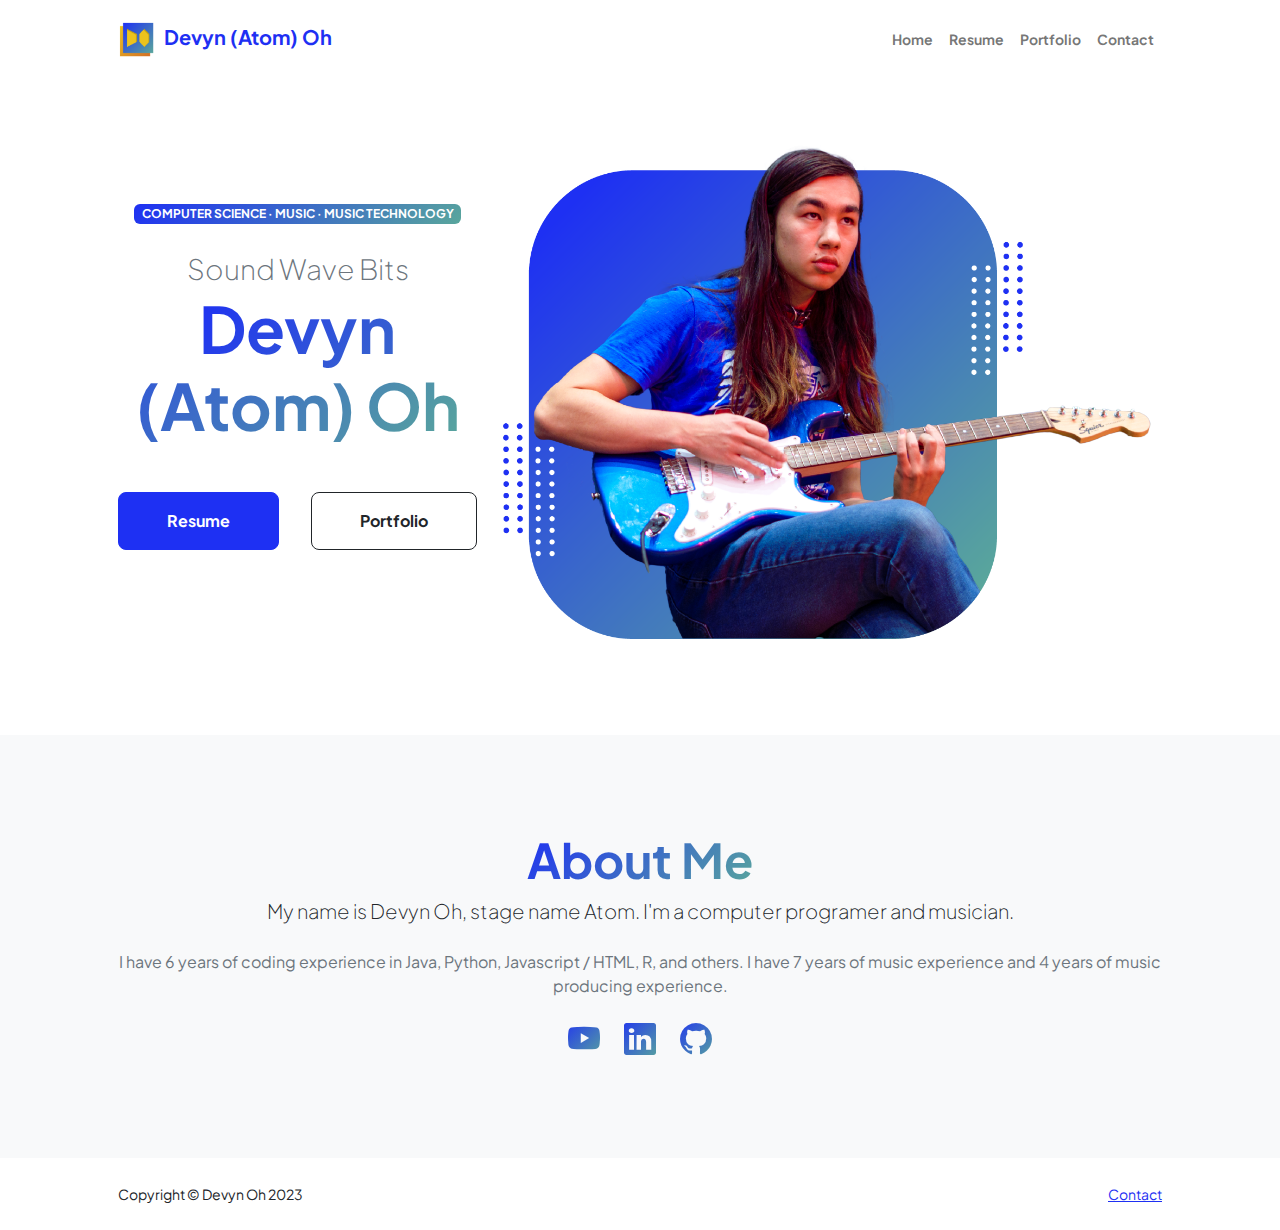
<file: public/index.html>
<!DOCTYPE html>
<html lang="en">
    <head>
        <meta charset="utf-8" />
        <meta name="viewport" content="width=device-width, initial-scale=1, shrink-to-fit=no" />
        <meta name="description" content="" />
        <meta name="author" content="" />
        <title>Devyn (Atom) Oh - Resume and Portfolio</title>
        <!-- Favicon-->
        <link rel="apple-touch-icon" sizes="57x57" href="assets/favicons/apple-icon-57x57.png">
        <link rel="apple-touch-icon" sizes="60x60" href="assets/favicons/apple-icon-60x60.png">
        <link rel="apple-touch-icon" sizes="72x72" href="assets/favicons/apple-icon-72x72.png">
        <link rel="apple-touch-icon" sizes="76x76" href="assets/favicons/apple-icon-76x76.png">
        <link rel="apple-touch-icon" sizes="114x114" href="assets/favicons/apple-icon-114x114.png">
        <link rel="apple-touch-icon" sizes="120x120" href="assets/favicons/apple-icon-120x120.png">
        <link rel="apple-touch-icon" sizes="144x144" href="assets/favicons/apple-icon-144x144.png">
        <link rel="apple-touch-icon" sizes="152x152" href="assets/favicons/apple-icon-152x152.png">
        <link rel="apple-touch-icon" sizes="180x180" href="assets/favicons/apple-icon-180x180.png">
        <link rel="icon" type="image/png" sizes="192x192"  href="assets/favicons/android-icon-192x192.png">
        <link rel="icon" type="image/png" sizes="32x32" href="assets/favicons/favicon-32x32.png">
        <link rel="icon" type="image/png" sizes="96x96" href="assets/favicons/favicon-96x96.png">
        <link rel="icon" type="image/png" sizes="16x16" href="assets/favicons/favicon-16x16.png">
        <link rel="manifest" href="assets/favicons/manifest.json">
        <meta name="msapplication-TileColor" content="#ffffff">
        <meta name="msapplication-TileImage" content="assets/favicons/ms-icon-144x144.png">
        <meta name="theme-color" content="#ffffff">
        <link rel="shortcut icon" href="assets/favicon.ico" type="image/x-icon" />
        <!-- Custom Google font-->
        <link rel="preconnect" href="https://fonts.googleapis.com" />
        <link rel="preconnect" href="https://fonts.gstatic.com" crossorigin />
        <link href="https://fonts.googleapis.com/css2?family=Plus+Jakarta+Sans:wght@100;200;300;400;500;600;700;800;900&amp;display=swap" rel="stylesheet" />
        <!-- Bootstrap icons-->
        <link href="https://cdn.jsdelivr.net/npm/bootstrap-icons@1.8.1/font/bootstrap-icons.css" rel="stylesheet" />
        <!-- Core theme CSS (includes Bootstrap)-->
        <link href="css/styles.css" rel="stylesheet" />
    </head>
    <body class="d-flex flex-column h-100">
        <main class="flex-shrink-0">
            <!-- Navigation-->
            <nav class="navbar navbar-expand-lg navbar-light bg-white py-3">
                <div class="container px-5">
                    <a class="navbar-brand" href="./">
                        <img class="DoLogo" src="assets/DoLogo.png"> 
                        <span class="fw-bolder text-primary">Devyn (Atom) Oh</span>
                    </a>
                    <button class="navbar-toggler" type="button" data-bs-toggle="collapse" data-bs-target="#navbarSupportedContent" aria-controls="navbarSupportedContent" aria-expanded="false" aria-label="Toggle navigation"><span class="navbar-toggler-icon"></span></button>
                    <div class="collapse navbar-collapse" id="navbarSupportedContent">
                        <ul class="navbar-nav ms-auto mb-2 mb-lg-0 small fw-bolder">
                            <li class="nav-item"><a class="nav-link" href="./">Home</a></li>
                            <li class="nav-item"><a class="nav-link" href="resume">Resume</a></li>
                            <li class="nav-item"><a class="nav-link" href="portfolio">Portfolio</a></li>
                            <li class="nav-item"><a class="nav-link" href="contact">Contact</a></li>
                        </ul>
                    </div>
                </div>
            </nav>
            <!-- Header-->
            <header class="py-5">
                <div class="container px-5 pb-5">
                    <div class="home-banner">
                        <div class="col-xxl-5">
                            <!-- Header text content-->
                            <div class="text-center text-xxl-start">
                                <div class="badge bg-gradient-primary-to-secondary text-white mb-4"><div class="text-uppercase">Computer Science &middot; Music &middot; Music Technology</div></div>
                                <div class="fs-3 fw-light text-muted">Sound Wave Bits</div>
                                <h1 class="display-3 fw-bolder mb-5"><span class="text-gradient d-inline">Devyn <br>(Atom) Oh</span></h1>
                                <div class="d-grid gap-3 d-sm-flex justify-content-sm-center justify-content-xxl-start mb-3">
                                    <a class="btn btn-primary btn-lg px-5 py-3 me-sm-3 fs-6 fw-bolder" href="resume">Resume</a>
                                    <a class="btn btn-outline-dark btn-lg px-5 py-3 fs-6 fw-bolder" href="portfolio">Portfolio</a>
                                </div>
                            </div>
                        </div>
                        <div class="profile-img-container">
                            <img class="profile-img pi-big" src="assets/AtomGuitar.png" alt="AtomGuitar" />
                            <img class="profile-img pi-centered" src="assets/AtomGuitarCentered.png" alt="AtomGuitar" />
                        </div>
                    </div>
                </div>
            </header>
            <!-- About Section-->
            <section class="bg-light py-5">
                <div class="container px-5">
                    <div class="row gx-5 justify-content-center">
                        <div class="col-xxl-8">
                            <div class="text-center my-5">
                                <h2 class="display-5 fw-bolder"><span class="text-gradient d-inline">About Me</span></h2>
                                <p class="lead fw-light mb-4">My name is Devyn Oh, stage name Atom. I'm a computer programer and musician. </p>
                                <p class="text-muted">I have 6 years of coding experience in Java, Python, Javascript / HTML, R, and others. I have 7 years of music experience and 4 years of music producing experience.</p>
                                <div class="d-flex justify-content-center fs-2 gap-4">
                                    <a class="text-gradient" href="https://www.youtube.com/@soundwavebits" target="_blank" rel="noopener noreferrer"><i class="bi bi-youtube"></i></a>
                                    <a class="text-gradient" href="https://www.linkedin.com/in/devyn-oh-136335265/" target="_blank" rel="noopener noreferrer"><i class="bi bi-linkedin"></i></a>
                                    <a class="text-gradient" href="https://github.com/MC-Atom" target="_blank" rel="noopener noreferrer"><i class="bi bi-github"></i></a>
                                </div>
                            </div>
                        </div>
                    </div>
                </div>
            </section>
        </main>
        <!-- Footer-->
        <footer class="bg-white py-4 mt-auto">
            <div class="container px-5">
                <div class="row align-items-center justify-content-between flex-column flex-sm-row">
                    <div class="col-auto"><div class="small m-0">Copyright &copy; Devyn Oh 2023</div></div>
                    <div class="col-auto">
                        <!--
                        <a class="small" href="#!">Privacy</a>
                        <span class="mx-1">&middot;</span>
                        <a class="small" href="#!">Terms</a>
                        
                        <span class="mx-1">&middot;</span>
                        -->
                        <a class="small" href="contact">Contact</a>
                    </div>
                </div>
            </div>
        </footer>
        <!-- Bootstrap core JS-->
        <script src="https://cdn.jsdelivr.net/npm/bootstrap@5.2.3/dist/js/bootstrap.bundle.min.js"></script>
        <!-- Core theme JS-->
        <script src="js/scripts.js"></script>
    </body>
</html>
</file>
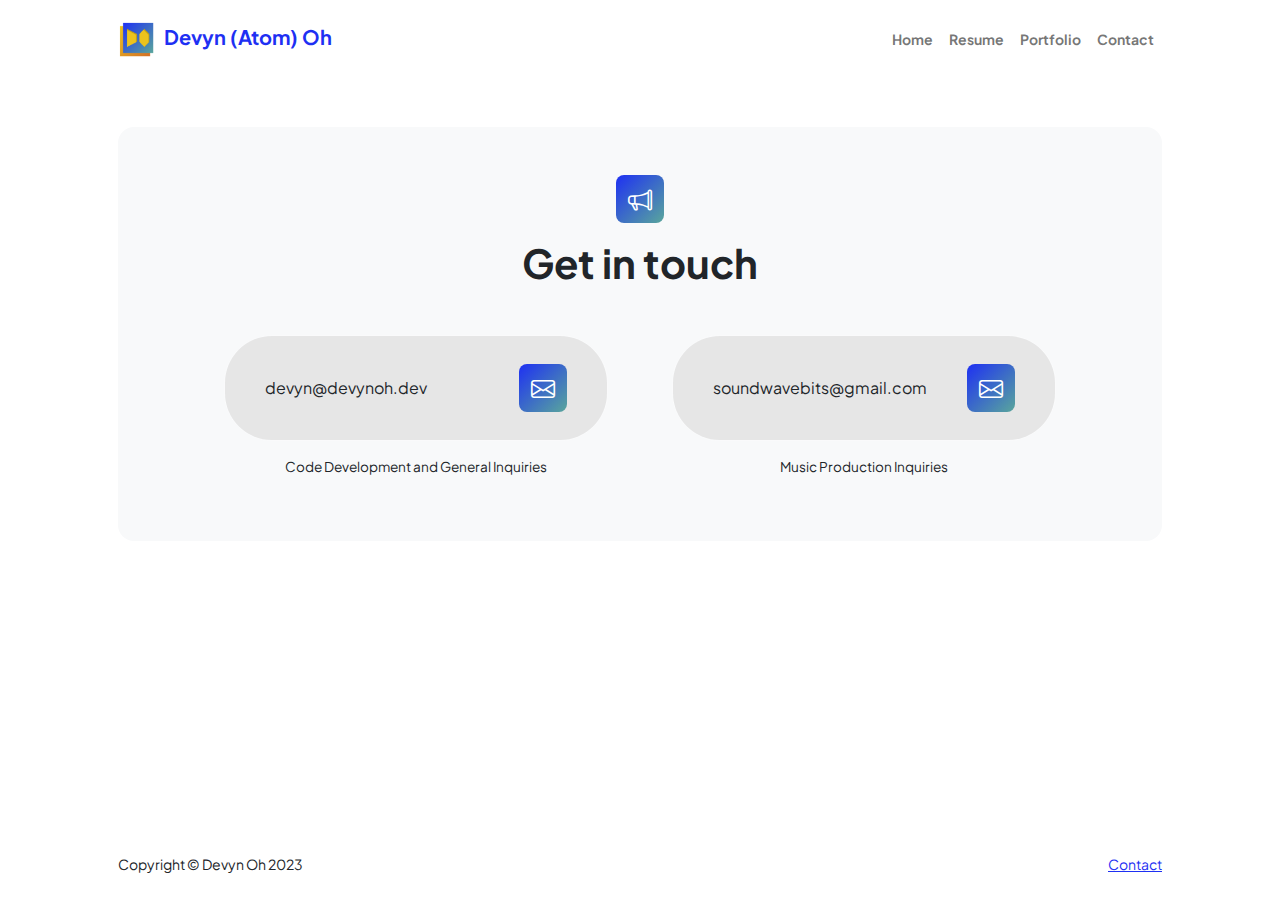
<file: public/contact/index.html>
<!DOCTYPE html>
<html lang="en">
    <head>
        <meta charset="utf-8" />
        <meta name="viewport" content="width=device-width, initial-scale=1, shrink-to-fit=no" />
        <meta name="description" content />
        <meta name="author" content />
        <title>Devyn (Atom) Oh - Contact</title>
        <!-- Favicon-->
        <link rel="icon" type="image/x-icon" href="../assets/favicon.ico" />
        <!-- Custom Google font-->
        <link rel="preconnect" href="https://fonts.googleapis.com" />
        <link rel="preconnect" href="https://fonts.gstatic.com" crossorigin />
        <link href="https://fonts.googleapis.com/css2?family=Plus+Jakarta+Sans:wght@100;200;300;400;500;600;700;800;900&amp;display=swap" rel="stylesheet" />
        <!-- Bootstrap icons-->
        <link href="https://cdn.jsdelivr.net/npm/bootstrap-icons@1.8.1/font/bootstrap-icons.css" rel="stylesheet" />
        <!-- Core theme CSS (includes Bootstrap)-->
        <link href="../css/styles.css" rel="stylesheet" />
    </head>
    <body class="d-flex flex-column">
        <main class="flex-shrink-0">
            <!-- Navigation-->
            <nav class="navbar navbar-expand-lg navbar-light bg-white py-3">
                <div class="container px-5">
                    <a class="navbar-brand" href="../">
                        <img class="DoLogo" src="../assets/DoLogo.png"> 
                        <span class="fw-bolder text-primary">Devyn (Atom) Oh</span>
                    </a>
                    <button class="navbar-toggler" type="button" data-bs-toggle="collapse" data-bs-target="#navbarSupportedContent" aria-controls="navbarSupportedContent" aria-expanded="false" aria-label="Toggle navigation"><span class="navbar-toggler-icon"></span></button>
                    <div class="collapse navbar-collapse" id="navbarSupportedContent">
                        <ul class="navbar-nav ms-auto mb-2 mb-lg-0 small fw-bolder">
                            <li class="nav-item"><a class="nav-link" href="../">Home</a></li>
                            <li class="nav-item"><a class="nav-link" href="../resume">Resume</a></li>
                            <li class="nav-item"><a class="nav-link" href="../portfolio">Portfolio</a></li>
                            <li class="nav-item"><a class="nav-link" href="../contact">Contact</a></li>
                        </ul>
                    </div>
                </div>
            </nav>
            <!-- Page content-->
            <section class="py-5">
                <div class="container px-5">
                    <!-- Contact form-->
                    <div class="bg-light rounded-4 py-5 px-4 px-md-5">
                        <div class="text-center mb-5">
                            <div class="feature bg-primary bg-gradient-primary-to-secondary text-white rounded-3 mb-3"><i class="bi bi-megaphone"></i></div>
                            <h1 class="fw-bolder">Get in touch</h1>
                            <p class="lead fw-normal text-muted mb-0"></p>
                        </div>
                        <div class="iLikeBubbles">
                            
                            <!--Contact Bubble 1-->
                            <div id="container01" class="contactBubble">
                                <div class="contactBubbleWrapper">
                                    <div class="contactBubbleInner">
                                        <div class="BubbleText">devyn@devynoh.dev</div>
                                        <div class="BubbleIcon">
                                            <a href="mailto:devyn@devynoh.dev" aria-label="YouTube">
                                                <div class="feature bg-primary bg-gradient-primary-to-secondary text-white rounded-3 "><i class="bi bi-envelope"></i></div>
                                            </a>
                                        </div>
                                    </div>
                                </div>
                                <div class="contactAboutText">
                                    Code Development and General Inquiries
                                </div>
                            </div>
                            
                            
                            <!--Contact Bubble 2-->
                            <div id="container01" class="contactBubble">
                                <div class="contactBubbleWrapper">
                                    <div class="contactBubbleInner">
                                        <div class="BubbleText">soundwavebits@gmail.com</div>
                                        <div class="BubbleIcon">
                                            <a href="mailto:soundwavebits@gmail.com" aria-label="YouTube">
                                                <div class="feature bg-primary bg-gradient-primary-to-secondary text-white rounded-3 "><i class="bi bi-envelope"></i></div>
                                            </a>
                                        </div>
                                    </div>
                                </div>
                                <div class="contactAboutText">
                                    Music Production Inquiries
                                </div>
                            </div>

                        </div>
                    </div>
                </div>
            </section>
        </main>
        <!-- Footer-->
        <footer class="bg-white py-4 mt-auto">
            <div class="container px-5">
                <div class="row align-items-center justify-content-between flex-column flex-sm-row">
                    <div class="col-auto"><div class="small m-0">Copyright &copy; Devyn Oh 2023</div></div>
                    <div class="col-auto">
                        <a class="small" href="../contact">Contact</a>
                    </div>
                </div>
            </div>
        </footer>
        <!-- Bootstrap core JS-->
        <script src="https://cdn.jsdelivr.net/npm/bootstrap@5.2.3/dist/js/bootstrap.bundle.min.js"></script>
        <!-- Core theme JS-->
        <script type=”module” src="js/scripts.js"></script>
        <script type=”module” src=”js/db.js”></script>
       
    </body>
</html>

<!DOCTYPE html>
<html lang="en">
</file>
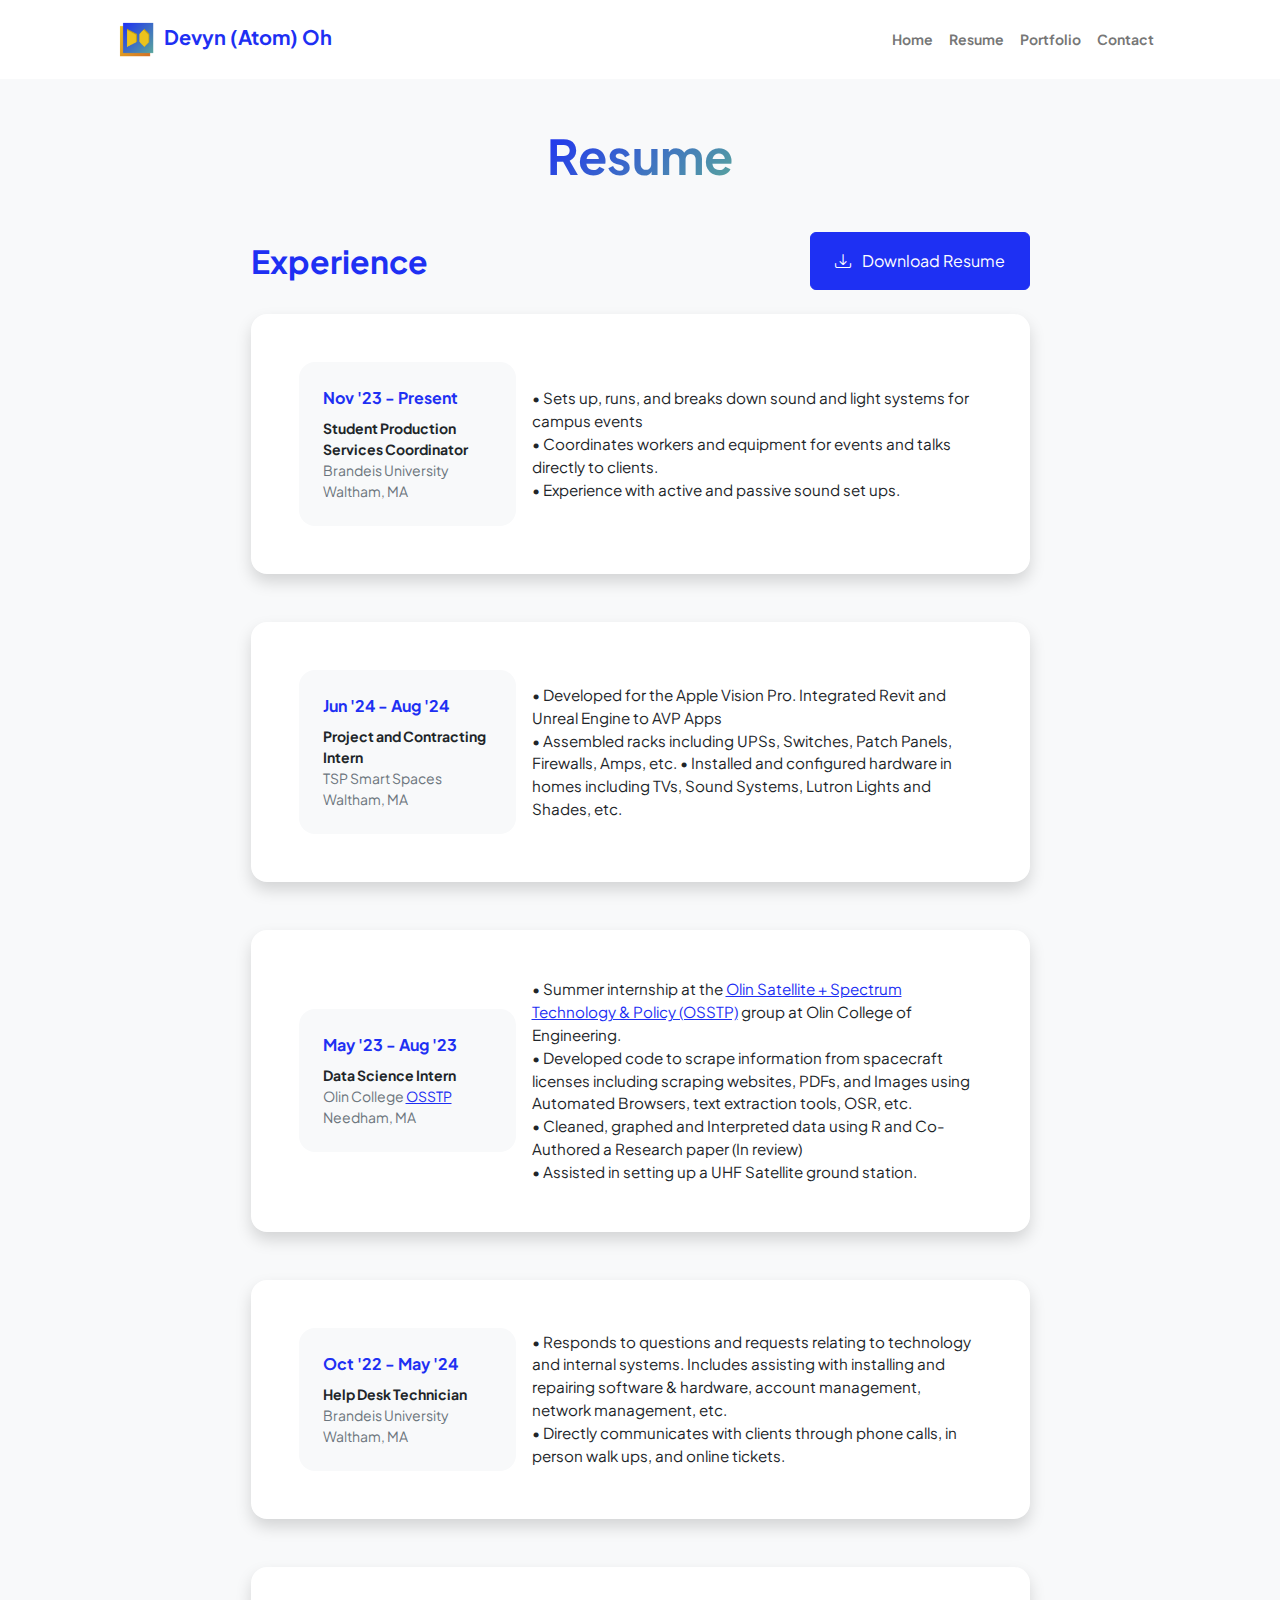
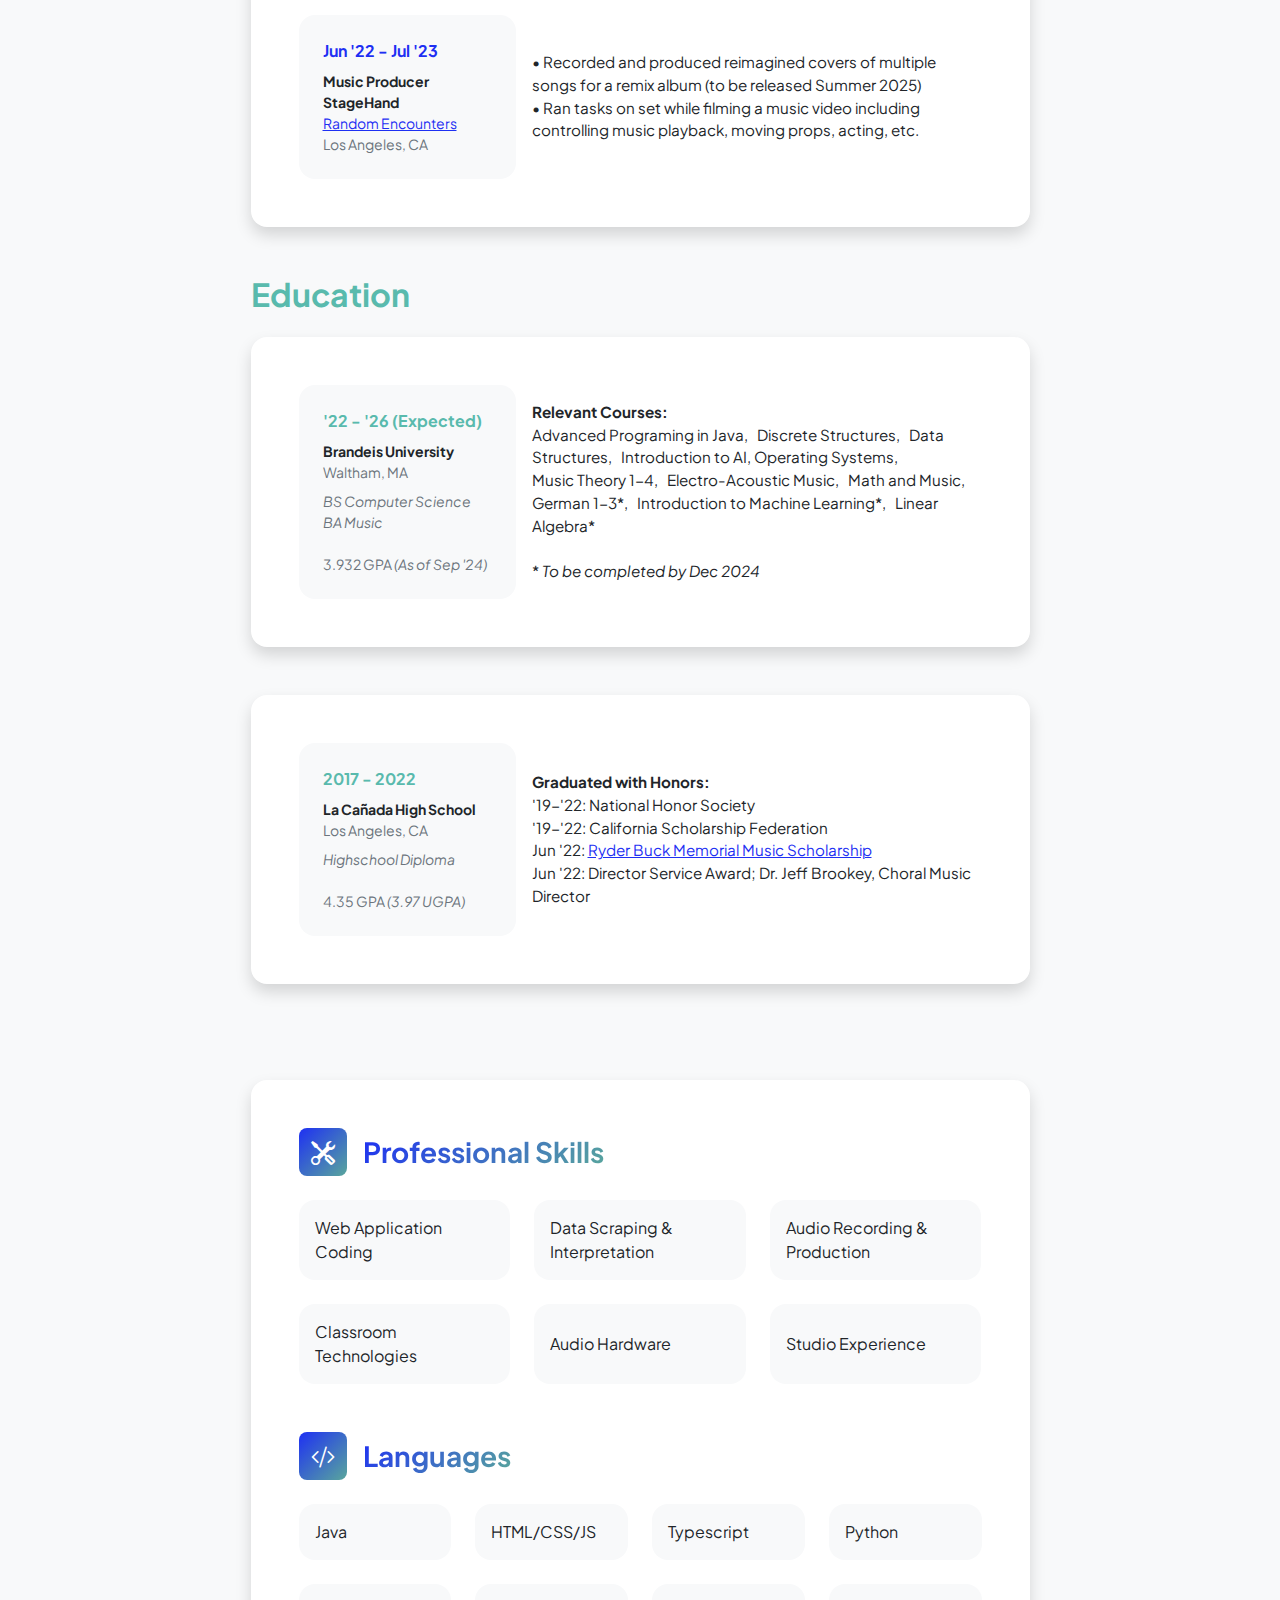
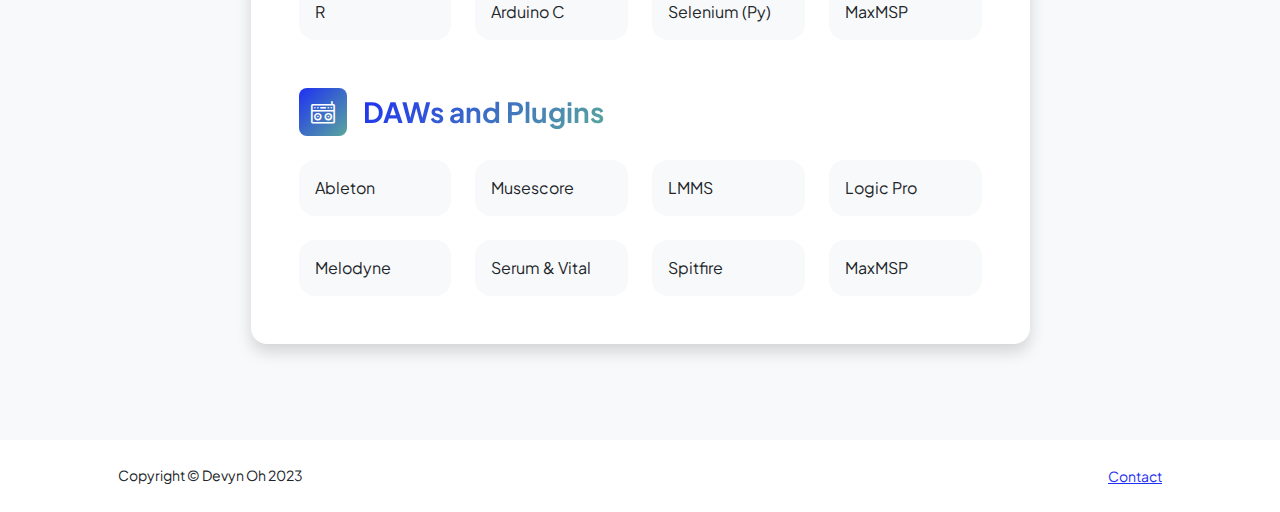
<file: public/resumeOld.html>
<!DOCTYPE html>
<html lang="en">
    <head>
        <meta charset="utf-8" />
        <meta name="viewport" content="width=device-width, initial-scale=1, shrink-to-fit=no" />
        <meta name="description" content="" />
        <meta name="author" content="" />
        <title>Devyn (Atom) Oh - Resume</title>
        <!-- Favicon-->
        <link rel="icon" type="image/x-icon" href="assets/favicon.ico" />
        <!-- Custom Google font-->
        <link rel="preconnect" href="https://fonts.googleapis.com" />
        <link rel="preconnect" href="https://fonts.gstatic.com" crossorigin />
        <link href="https://fonts.googleapis.com/css2?family=Plus+Jakarta+Sans:wght@100;200;300;400;500;600;700;800;900&amp;display=swap" rel="stylesheet" />
        <!-- Bootstrap icons-->
        <link href="https://cdn.jsdelivr.net/npm/bootstrap-icons@1.8.1/font/bootstrap-icons.css" rel="stylesheet" />
        <!-- Core theme CSS (includes Bootstrap)-->
        <link href="css/styles.css" rel="stylesheet" />
    </head>
    <body class="d-flex flex-column h-100 bg-light">
        <main class="flex-shrink-0">
            <!-- Navigation-->
            <nav class="navbar navbar-expand-lg navbar-light bg-white py-3">
                <div class="container px-5">
                    <a class="navbar-brand" href="./">
                        <img class="DoLogo" src="assets/DoLogo.png"> 
                        <span class="fw-bolder text-primary">Devyn (Atom) Oh</span>
                    </a>
                    <button class="navbar-toggler" type="button" data-bs-toggle="collapse" data-bs-target="#navbarSupportedContent" aria-controls="navbarSupportedContent" aria-expanded="false" aria-label="Toggle navigation"><span class="navbar-toggler-icon"></span></button>
                    <div class="collapse navbar-collapse" id="navbarSupportedContent">
                        <ul class="navbar-nav ms-auto mb-2 mb-lg-0 small fw-bolder">
                            <li class="nav-item"><a class="nav-link" href="./">Home</a></li>
                            <li class="nav-item"><a class="nav-link" href="resume.html">Resume</a></li>
                            <li class="nav-item"><a class="nav-link" href="portfolio.html">Portfolio</a></li>
                            <li class="nav-item"><a class="nav-link" href="contact.html">Contact</a></li>
                        </ul>
                    </div>
                </div>
            </nav>
            <!-- Page Content-->
            <div class="container px-5 my-5">
                <div class="text-center mb-5">
                    <h1 class="display-5 fw-bolder mb-0"><span class="text-gradient d-inline">Resume</span></h1>
                </div>
                <div class="row gx-5 justify-content-center">
                    <div class="col-lg-11 col-xl-9 col-xxl-8">
                        <!-- Experience Section-->
                        <section>
                            <div class="d-flex align-items-center justify-content-between mb-4">
                                <h2 class="text-primary fw-bolder mb-0">Experience</h2>
                                <!-- Download resume button-->
                                <!-- Note: Set the link href target to a PDF file within your project-->
                                <a class="btn btn-primary px-4 py-3" href="./assets/DevynOhResume.pdf" download>
                                    <div class="d-inline-block bi bi-download me-2"></div>
                                    Download Resume
                                </a>
                            </div>
                            <!-- Experience Card 0-->
                            <div class="card shadow border-0 rounded-4 mb-5">
                                <div class="card-body p-5">
                                    <div class="row align-items-center gx-5">
                                        <div class="col text-center text-lg-start mb-4 mb-lg-0">
                                            <div class="bg-light p-4 rounded-4">
                                                <div class="text-primary fw-bolder mb-2">Nov '23 - Present</div>
                                                <div class="small fw-bolder">Student Production Services Coordinator</div>
                                                <div class="small text-muted">Brandeis University</div>
                                                <div class="small text-muted">Waltham, MA</div>
                                            </div>
                                        </div>
                                        <div class="col-lg-8"><div>• Sets up, runs, and breaks down sound and light systems for campus events <br>
                                            • Coordinates workers and equipment for events and talks directly to clients.<br> 
                                            • Experience with active and passive sound set ups.
                                            </div></div>
                                    </div>
                                </div>
                            </div>
                            <!-- Experience Card 1-->
                            <div class="card shadow border-0 rounded-4 mb-5">
                                <div class="card-body p-5">
                                    <div class="row align-items-center gx-5">
                                        <div class="col text-center text-lg-start mb-4 mb-lg-0">
                                            <div class="bg-light p-4 rounded-4">
                                                <div class="text-primary fw-bolder mb-2">Jun '24 - Aug '24</div>
                                                <div class="small fw-bolder">Project and Contracting Intern</div>
                                                <div class="small text-muted">TSP Smart Spaces</div>
                                                <div class="small text-muted">Waltham, MA</div>
                                            </div>
                                        </div>
                                        <div class="col-lg-8"><div>• Developed for the Apple Vision Pro. Integrated Revit and Unreal Engine to AVP Apps <br> 
                                            • Assembled racks including UPSs, Switches, Patch Panels,  Firewalls, Amps, etc.
                                            • Installed and configured hardware in homes including TVs, Sound Systems, Lutron Lights and Shades, etc.
                                            </div></div>
                                    </div>
                                </div>
                            </div>
                            <!-- Experience Card 2-->
                            <div class="card shadow border-0 rounded-4 mb-5">
                                <div class="card-body p-5">
                                    <div class="row align-items-center gx-5">
                                        <div class="col text-center text-lg-start mb-4 mb-lg-0">
                                            <div class="bg-light p-4 rounded-4">
                                                <div class="text-primary fw-bolder mb-2">May '23 - Aug '23</div>
                                                <div class="small fw-bolder">Data Science Intern</div>
                                                <div class="small text-muted">Olin College <a href="https://www.osstp.org/">OSSTP</a></div>
                                                <div class="small text-muted">Needham, MA</div>
                                            </div>
                                        </div>
                                        <div class="col-lg-8"><div>• Summer internship at the <a href="https://www.osstp.org/">Olin Satellite + Spectrum Technology & Policy (OSSTP)</a> group at Olin College of Engineering. <br> 
                                            • Developed code to scrape information from spacecraft licenses including scraping websites, PDFs, and Images using Automated Browsers, text extraction tools, OSR, etc.<br> 
                                            • Cleaned, graphed and Interpreted data using R and Co-Authored a Research paper  (In review) <br> 
                                            • Assisted in setting up a UHF Satellite ground station.
                                            </div></div>
                                    </div>
                                </div>
                            </div>
                            <!-- Experience Card 1-->
                            <div class="card shadow border-0 rounded-4 mb-5">
                                <div class="card-body p-5">
                                    <div class="row align-items-center gx-5">
                                        <div class="col text-center text-lg-start mb-4 mb-lg-0">
                                            <div class="bg-light p-4 rounded-4">
                                                <div class="text-primary fw-bolder mb-2">Oct '22 - May '24</div>
                                                <div class="small fw-bolder">Help Desk Technician</div>
                                                <div class="small text-muted">Brandeis University</div>
                                                <div class="small text-muted">Waltham, MA</div>
                                            </div>
                                        </div>
                                        <div class="col-lg-8"><div>• Responds to questions and requests relating to technology and internal systems. Includes assisting with installing and repairing software & hardware, account management, network management, etc. <br> 
                                            • Directly communicates with clients through phone calls, in person walk ups, and online tickets.
                                            </div></div>
                                    </div>
                                </div>
                            </div>
                            <!-- Experience Card 3-->
                            <div class="card shadow border-0 rounded-4 mb-5">
                                <div class="card-body p-5">
                                    <div class="row align-items-center gx-5">
                                        <div class="col text-center text-lg-start mb-4 mb-lg-0">
                                            <div class="bg-light p-4 rounded-4">
                                                <div class="text-primary fw-bolder mb-2">Jun '22 - Jul '23</div>
                                                <div class="small fw-bolder">Music Producer <br>StageHand</div>
                                                <div class="small text-muted"><a href="https://www.youtube.com/@randomencounters/">Random Encounters</a></div>
                                                <div class="small text-muted">Los Angeles, CA</div>
                                            </div>
                                        </div>
                                        <div class="col-lg-8"><div>• Recorded and produced reimagined covers of multiple songs for a remix album (to be released Summer 2025) <br>
                                            • Ran tasks on set while filming a music video including controlling music playback, moving props, acting, etc.                                            
                                            </div></div>
                                    </div>
                                </div>
                            </div>
                        </section>
                        <!-- Education Section-->
                        <section>
                            <h2 class="text-secondary fw-bolder mb-4">Education</h2>
                            <!-- Education Card 1-->
                            <div class="card shadow border-0 rounded-4 mb-5">
                                <div class="card-body p-5">
                                    <div class="row align-items-center gx-5">
                                        <div class="col text-center text-lg-start mb-4 mb-lg-0">
                                            <div class="bg-light p-4 rounded-4">
                                                <div class="text-secondary fw-bolder mb-2">'22 - '26 (Expected)</div>
                                                <div class="mb-2">
                                                    <div class="small fw-bolder">Brandeis University</div>
                                                    <div class="small text-muted">Waltham, MA</div>
                                                </div>
                                                <div class="fst-italic">
                                                    <div class="small text-muted">BS Computer Science</div>
                                                    <div class="small text-muted">BA Music</div>
                                                </div>
                                                <div class="small text-muted"><br>3.932 GPA <i>(As of Sep '24)</i></div>
                                            </div>
                                        </div>
                                        <div class="col-lg-8"><div><b>Relevant Courses:  </b><br>Advanced Programing in Java, &nbsp; Discrete Structures, &nbsp; Data Structures, &nbsp; Introduction to AI, Operating Systems,<br>
                                            Music Theory 1-4, &nbsp; Electro-Acoustic Music, &nbsp; Math and Music, &nbsp; <br> German 1-3*, &nbsp; Introduction to Machine Learning*, &nbsp; Linear Algebra*
                                            <br><br>* <i>To be completed by Dec 2024</i></div></div>
                                    </div>
                                </div>
                            </div>
                            <!-- Education Card 2-->
                            <div class="card shadow border-0 rounded-4 mb-5">
                                <div class="card-body p-5">
                                    <div class="row align-items-center gx-5">
                                        <div class="col text-center text-lg-start mb-4 mb-lg-0">
                                            <div class="bg-light p-4 rounded-4">
                                                <div class="text-secondary fw-bolder mb-2">2017 - 2022</div>
                                                <div class="mb-2">
                                                    <div class="small fw-bolder">La Cañada High School</div>
                                                    <div class="small text-muted">Los Angeles, CA</div>
                                                </div>
                                                <div class="fst-italic">
                                                    <div class="small text-muted">Highschool Diploma</div>
                                                </div>
                                                <div class="small text-muted"><br> 4.35 GPA <i>(3.97 UGPA)</i></div>
                                            </div>
                                        </div>
                                        <div class="col-lg-8"><div><b>Graduated with Honors:</b><br>
                                            '19-'22: National Honor Society  <br>
                                            '19-'22: California Scholarship Federation  <br>
                                            Jun '22: <a href="https://www.ryderbuckmusic.com/"> Ryder Buck Memorial Music Scholarship</a><br>
                                            Jun '22: Director Service Award; Dr. Jeff Brookey, Choral Music Director 
                                        </div></div>
                                    </div>
                                </div>
                            </div>
                        </section>
                        <!-- Divider-->
                        <div class="pb-5"></div>
                        <!-- Skills Section-->
                        <section>
                            <!-- Skillset Card-->
                            <div class="card shadow border-0 rounded-4 mb-5">
                                <div class="card-body p-5">
                                    <!-- Professional skills list-->
                                    <div class="mb-5">
                                        <div class="d-flex align-items-center mb-4">
                                            <div class="feature bg-primary bg-gradient-primary-to-secondary text-white rounded-3 me-3"><i class="bi bi-tools"></i></div>
                                            <h3 class="fw-bolder mb-0"><span class="text-gradient d-inline">Professional Skills</span></h3>
                                        </div>
                                        <div class="row row-cols-1 row-cols-md-3 mb-4">
                                            <div class="col mb-4 mb-md-0"><div class="d-flex align-items-center bg-light rounded-4 p-3 h-100">Web Application Coding</div></div>
                                            <div class="col mb-4 mb-md-0"><div class="d-flex align-items-center bg-light rounded-4 p-3 h-100">Data Scraping & Interpretation</div></div>
                                            <div class="col"><div class="d-flex align-items-center bg-light rounded-4 p-3 h-100">Audio Recording & Production</div></div>
                                        </div>
                                        <div class="row row-cols-1 row-cols-md-3">
                                            <div class="col mb-4 mb-md-0"><div class="d-flex align-items-center bg-light rounded-4 p-3 h-100">Classroom Technologies</div></div>
                                            <div class="col mb-4 mb-md-0"><div class="d-flex align-items-center bg-light rounded-4 p-3 h-100">Audio Hardware</div></div>
                                            <div class="col"><div class="d-flex align-items-center bg-light rounded-4 p-3 h-100">Studio Experience</div></div>
                                        </div>
                                    </div>
                                    <!-- Languages list-->
                                    <div class="mb-5">
                                        <div class="d-flex align-items-center mb-4">
                                            <div class="feature bg-primary bg-gradient-primary-to-secondary text-white rounded-3 me-3"><i class="bi bi-code-slash"></i></div>
                                            <h3 class="fw-bolder mb-0"><span class="text-gradient d-inline">Languages</span></h3>
                                        </div>
                                        <div class="row row-cols-1 row-cols-md-4 mb-4">
                                            <div class="col mb-4 mb-md-0"><div class="d-flex align-items-center bg-light rounded-4 p-3 h-100">Java</div></div>
                                            <div class="col mb-4 mb-md-0"><div class="d-flex align-items-center bg-light rounded-4 p-3 h-100">HTML/CSS/JS</div></div>
                                            <div class="col mb-4 mb-md-0"><div class="d-flex align-items-center bg-light rounded-4 p-3 h-100">Typescript</div></div>
                                            <div class="col"><div class="d-flex align-items-center bg-light rounded-4 p-3 h-100">Python</div></div>
                                        </div>
                                        <div class="row row-cols-1 row-cols-md-4">
                                            <div class="col mb-4 mb-md-0"><div class="d-flex align-items-center bg-light rounded-4 p-3 h-100">R</div></div>
                                            <div class="col mb-4 mb-md-0"><div class="d-flex align-items-center bg-light rounded-4 p-3 h-100">Arduino C</div></div>
                                            <div class="col mb-4 mb-md-0"><div class="d-flex align-items-center bg-light rounded-4 p-3 h-100">Selenium (Py)</div></div>
                                            <div class="col"><div class="d-flex align-items-center bg-light rounded-4 p-3 h-100">MaxMSP</div></div>
                                        </div>
                                    </div>
                                    <!-- DAWS list-->
                                    <div class="mb-0">
                                        <div class="d-flex align-items-center mb-4">
                                            <div class="feature bg-primary bg-gradient-primary-to-secondary text-white rounded-3 me-3"><i class="bi bi-boombox"></i></div>
                                            <h3 class="fw-bolder mb-0"><span class="text-gradient d-inline">DAWs and Plugins</span></h3>
                                        </div>
                                        <div class="row row-cols-1 row-cols-md-4 mb-4">
                                            <div class="col mb-4 mb-md-0"><div class="d-flex align-items-center bg-light rounded-4 p-3 h-100">Ableton</div></div>
                                            <div class="col mb-4 mb-md-0"><div class="d-flex align-items-center bg-light rounded-4 p-3 h-100">Musescore</div></div>
                                            <div class="col mb-4 mb-md-0"><div class="d-flex align-items-center bg-light rounded-4 p-3 h-100">LMMS</div></div>
                                            <div class="col"><div class="d-flex align-items-center bg-light rounded-4 p-3 h-100">Logic Pro</div></div>
                                        </div>
                                        <div class="row row-cols-1 row-cols-md-4">
                                            <div class="col mb-4 mb-md-0"><div class="d-flex align-items-center bg-light rounded-4 p-3 h-100">Melodyne</div></div>
                                            <div class="col mb-4 mb-md-0"><div class="d-flex align-items-center bg-light rounded-4 p-3 h-100">Serum & Vital</div></div>
                                            <div class="col mb-4 mb-md-0"><div class="d-flex align-items-center bg-light rounded-4 p-3 h-100">Spitfire</div></div>
                                            <div class="col"><div class="d-flex align-items-center bg-light rounded-4 p-3 h-100">MaxMSP</div></div>
                                        </div>
                                    </div>
                                </div>
                            </div>
                        </section>
                    </div>
                </div>
            </div>
        </main>
        <!-- Footer-->
        <footer class="bg-white py-4 mt-auto">
            <div class="container px-5">
                <div class="row align-items-center justify-content-between flex-column flex-sm-row">
                    <div class="col-auto"><div class="small m-0">Copyright &copy; Devyn Oh 2023</div></div>
                    <div class="col-auto">
                        <a class="small" href="contact.html">Contact</a>
                    </div>
                </div>
            </div>
        </footer>
        <!-- Bootstrap core JS-->
        <script src="https://cdn.jsdelivr.net/npm/bootstrap@5.2.3/dist/js/bootstrap.bundle.min.js"></script>
        <!-- Core theme JS-->
        <script src="js/scripts.js"></script>
    </body>
</html>
</file>
